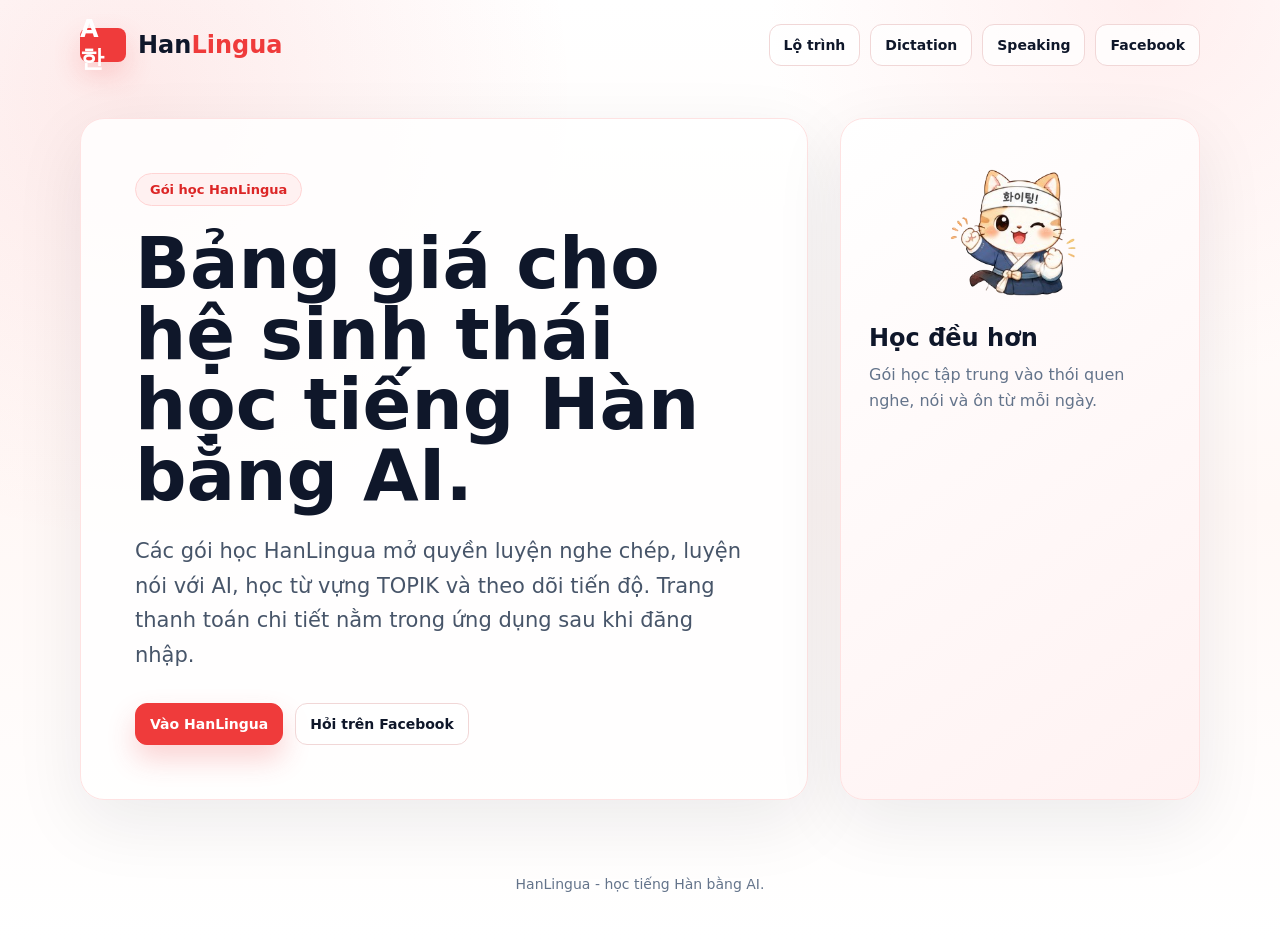
<file: frontend/bang-gia/index.html>
<!DOCTYPE html>
<html lang="vi">
<head>
  <meta charset="UTF-8">
  <meta name="viewport" content="width=device-width, initial-scale=1.0">
  <title>Bảng giá HanLingua - Gói học tiếng Hàn bằng AI</title>
  <meta name="description" content="Xem gói học HanLingua cho luyện nghe chép Dictation, AI Speaking, Forecast TOPIK và theo dõi tiến độ học tiếng Hàn.">
  <meta name="robots" content="index,follow,max-image-preview:large">
  <link rel="canonical" href="https://han-lingua.vercel.app/bang-gia">
  <meta property="og:title" content="Bảng giá HanLingua - Gói học tiếng Hàn bằng AI">
  <meta property="og:description" content="Chọn gói học phù hợp để luyện nghe, luyện nói và ôn từ vựng TOPIK trên HanLingua.">
  <meta property="og:url" content="https://han-lingua.vercel.app/bang-gia">
  <meta property="og:image" content="https://han-lingua.vercel.app/assets/img_10.png">
  <link rel="stylesheet" href="../css/seo-pages.css">
</head>
<body>
  <header class="seo-shell seo-header">
    <a class="seo-brand" href="/"><span class="seo-logo">A 한</span><span>Han<span>Lingua</span></span></a>
    <nav class="seo-nav"><a href="/hoc-tieng-han">Lộ trình</a><a href="/nghe-chep-tieng-han">Dictation</a><a href="/luyen-noi-tieng-han-ai">Speaking</a><a href="https://www.facebook.com/hanlingua" rel="me noopener">Facebook</a></nav>
  </header>
  <main class="seo-shell">
    <section class="seo-hero">
      <div class="seo-hero-card">
        <div class="seo-kicker">Gói học HanLingua</div>
        <h1>Bảng giá cho hệ sinh thái học tiếng Hàn bằng AI.</h1>
        <p class="seo-lead">Các gói học HanLingua mở quyền luyện nghe chép, luyện nói với AI, học từ vựng TOPIK và theo dõi tiến độ. Trang thanh toán chi tiết nằm trong ứng dụng sau khi đăng nhập.</p>
        <div class="seo-actions"><a class="seo-btn seo-btn-primary" href="/?utm_source=seo_page&utm_medium=cta&utm_campaign=pricing">Vào HanLingua</a><a class="seo-btn" href="https://www.facebook.com/hanlingua" rel="noopener">Hỏi trên Facebook</a></div>
      </div>
      <aside class="seo-side-card"><img src="../assets/img_10.png" alt="Bảng giá HanLingua"><h2>Học đều hơn</h2><p>Gói học tập trung vào thói quen nghe, nói và ôn từ mỗi ngày.</p></aside>
    </section>
  </main>
  <footer class="seo-shell seo-footer">HanLingua - học tiếng Hàn bằng AI.</footer>
</body>
</html>
</file>
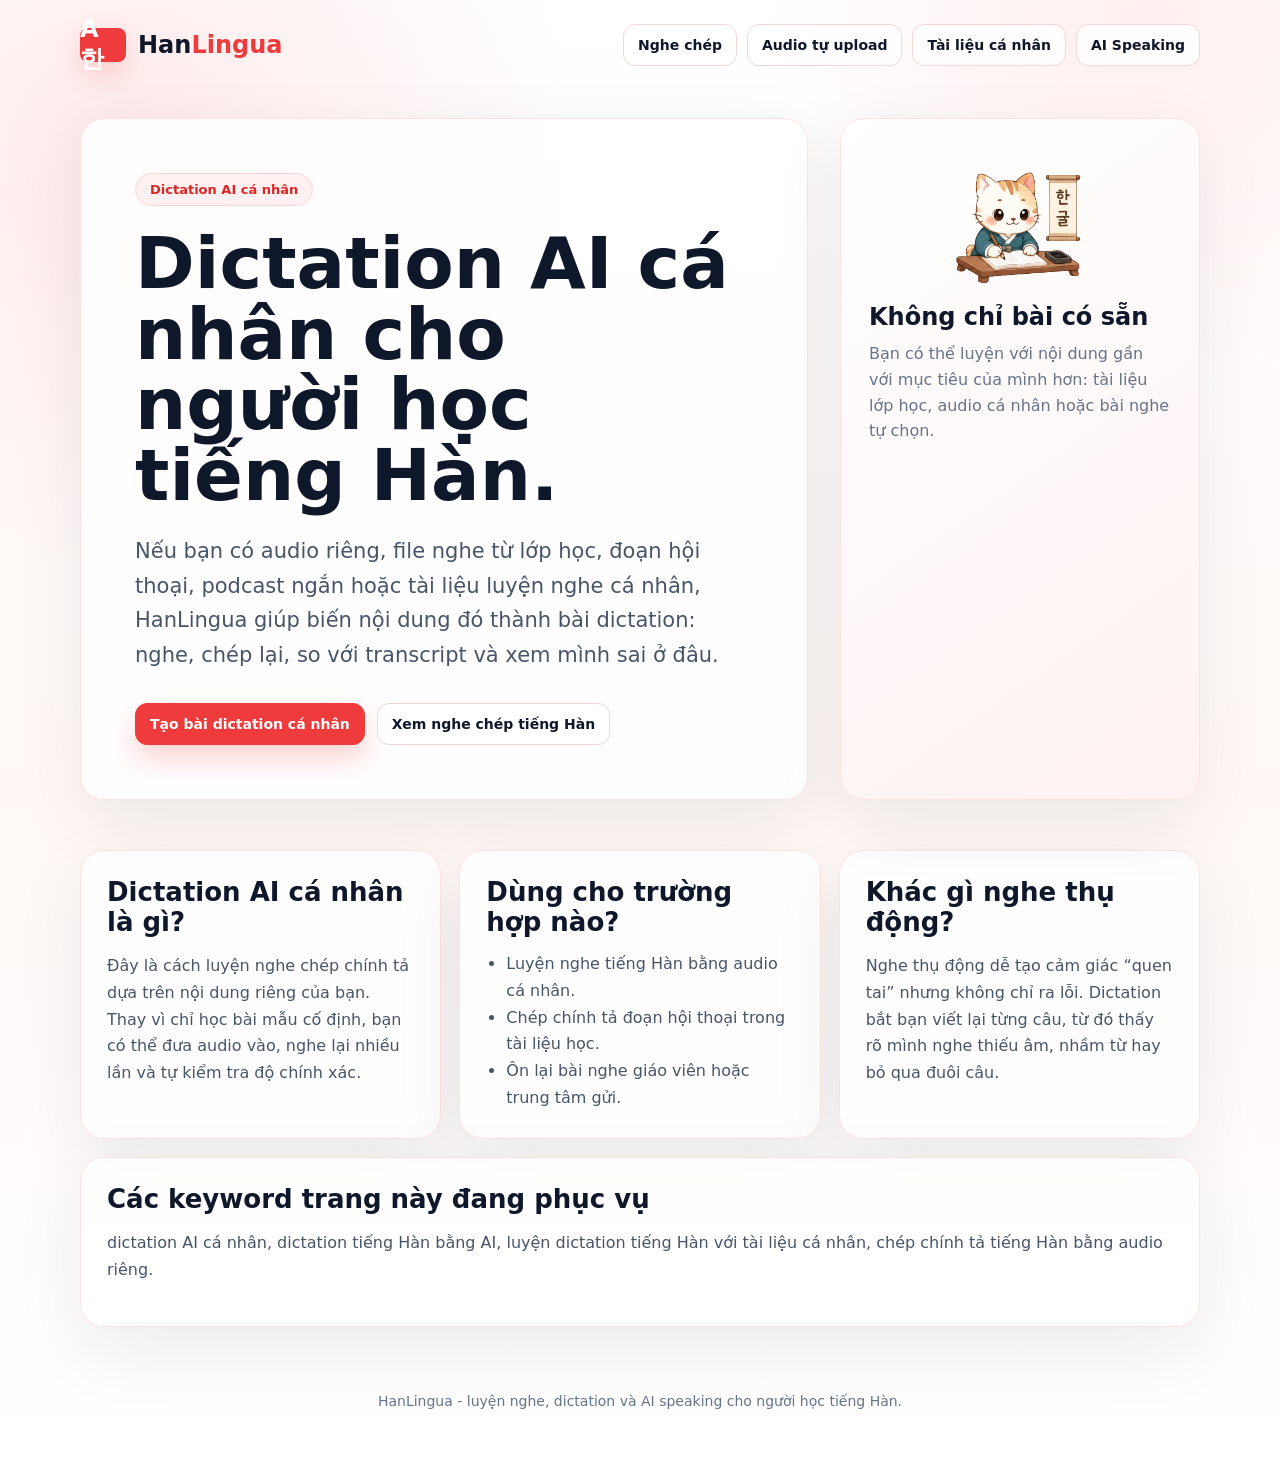
<file: frontend/dictation-ai-ca-nhan/index.html>
<!DOCTYPE html>
<html lang="vi">
<head>
  <meta charset="UTF-8">
  <meta name="viewport" content="width=device-width, initial-scale=1.0">
  <title>Dictation AI cá nhân cho tiếng Hàn - HanLingua</title>
  <meta name="description" content="Dictation AI cá nhân giúp bạn luyện nghe tiếng Hàn bằng audio của mình, chép lại nội dung nghe được, so với transcript và xem lỗi sai rõ ràng.">
  <meta name="robots" content="index,follow,max-image-preview:large">
  <link rel="canonical" href="https://han-lingua.vercel.app/dictation-ai-ca-nhan">
  <meta property="og:title" content="Dictation AI cá nhân cho tiếng Hàn - HanLingua">
  <meta property="og:description" content="Tạo bài nghe chép chính tả từ audio cá nhân, tài liệu tự upload hoặc bài luyện nghe riêng.">
  <meta property="og:url" content="https://han-lingua.vercel.app/dictation-ai-ca-nhan">
  <meta property="og:image" content="https://han-lingua.vercel.app/assets/img_12.png">
  <link rel="stylesheet" href="../css/seo-pages.css">
</head>
<body>
  <header class="seo-shell seo-header">
    <a class="seo-brand" href="/"><span class="seo-logo">A 한</span><span>Han<span>Lingua</span></span></a>
    <nav class="seo-nav">
      <a href="/nghe-chep-tieng-han">Nghe chép</a>
      <a href="/nghe-chep-chinh-ta-audio-tu-upload">Audio tự upload</a>
      <a href="/luyen-nghe-tai-lieu-ca-nhan">Tài liệu cá nhân</a>
      <a href="/luyen-noi-tieng-han-ai">AI Speaking</a>
    </nav>
  </header>

  <main class="seo-shell">
    <section class="seo-hero">
      <div class="seo-hero-card">
        <div class="seo-kicker">Dictation AI cá nhân</div>
        <h1>Dictation AI cá nhân cho người học tiếng Hàn.</h1>
        <p class="seo-lead">Nếu bạn có audio riêng, file nghe từ lớp học, đoạn hội thoại, podcast ngắn hoặc tài liệu luyện nghe cá nhân, HanLingua giúp biến nội dung đó thành bài dictation: nghe, chép lại, so với transcript và xem mình sai ở đâu.</p>
        <div class="seo-actions">
          <a class="seo-btn seo-btn-primary" href="/dictation?utm_source=seo_page&utm_medium=cta&utm_campaign=dictation_ai_ca_nhan">Tạo bài dictation cá nhân</a>
          <a class="seo-btn" href="/nghe-chep-tieng-han">Xem nghe chép tiếng Hàn</a>
        </div>
      </div>
      <aside class="seo-side-card">
        <img src="../assets/img_12.png" alt="Dictation AI cá nhân tiếng Hàn">
        <h2>Không chỉ bài có sẵn</h2>
        <p>Bạn có thể luyện với nội dung gần với mục tiêu của mình hơn: tài liệu lớp học, audio cá nhân hoặc bài nghe tự chọn.</p>
      </aside>
    </section>

    <section class="seo-grid">
      <article class="seo-section">
        <h2>Dictation AI cá nhân là gì?</h2>
        <p>Đây là cách luyện nghe chép chính tả dựa trên nội dung riêng của bạn. Thay vì chỉ học bài mẫu cố định, bạn có thể đưa audio vào, nghe lại nhiều lần và tự kiểm tra độ chính xác.</p>
      </article>
      <article class="seo-section">
        <h2>Dùng cho trường hợp nào?</h2>
        <ul>
          <li>Luyện nghe tiếng Hàn bằng audio cá nhân.</li>
          <li>Chép chính tả đoạn hội thoại trong tài liệu học.</li>
          <li>Ôn lại bài nghe giáo viên hoặc trung tâm gửi.</li>
        </ul>
      </article>
      <article class="seo-section">
        <h2>Khác gì nghe thụ động?</h2>
        <p>Nghe thụ động dễ tạo cảm giác “quen tai” nhưng không chỉ ra lỗi. Dictation bắt bạn viết lại từng câu, từ đó thấy rõ mình nghe thiếu âm, nhầm từ hay bỏ qua đuôi câu.</p>
      </article>
      <article class="seo-section seo-wide">
        <h2>Các keyword trang này đang phục vụ</h2>
        <p>dictation AI cá nhân, dictation tiếng Hàn bằng AI, luyện dictation tiếng Hàn với tài liệu cá nhân, chép chính tả tiếng Hàn bằng audio riêng.</p>
      </article>
    </section>
  </main>

  <footer class="seo-shell seo-footer">HanLingua - luyện nghe, dictation và AI speaking cho người học tiếng Hàn.</footer>
</body>
</html>
</file>
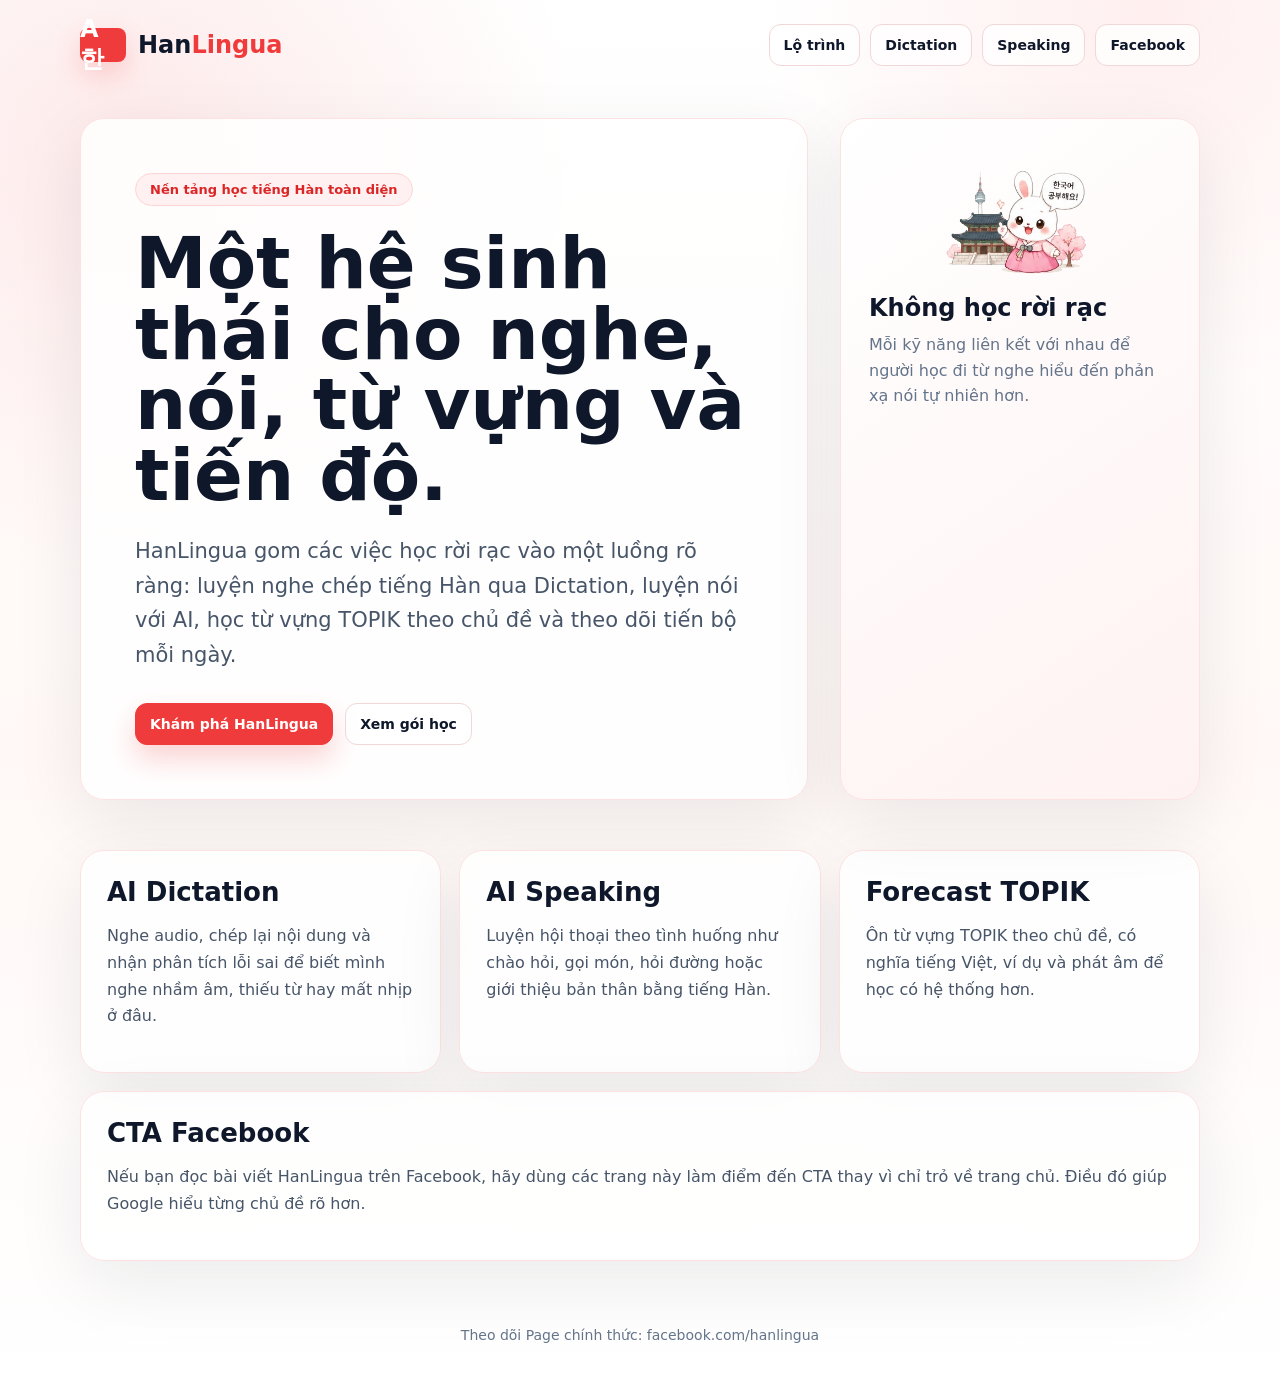
<file: frontend/he-sinh-thai-hoc-tieng-han/index.html>
<!DOCTYPE html>
<html lang="vi">
<head>
  <meta charset="UTF-8">
  <meta name="viewport" content="width=device-width, initial-scale=1.0">
  <title>Hệ sinh thái học tiếng Hàn toàn diện - HanLingua</title>
  <meta name="description" content="HanLingua là hệ sinh thái học tiếng Hàn toàn diện với AI Dictation, AI Speaking, Forecast TOPIK, playlist học tập và theo dõi tiến độ mỗi ngày.">
  <meta name="robots" content="index,follow,max-image-preview:large">
  <link rel="canonical" href="https://han-lingua.vercel.app/he-sinh-thai-hoc-tieng-han">
  <meta property="og:title" content="Hệ sinh thái học tiếng Hàn toàn diện - HanLingua">
  <meta property="og:description" content="Một nơi để luyện nghe, luyện nói, học từ TOPIK và theo dõi tiến độ học tiếng Hàn.">
  <meta property="og:url" content="https://han-lingua.vercel.app/he-sinh-thai-hoc-tieng-han">
  <meta property="og:image" content="https://han-lingua.vercel.app/assets/img_11.png">
  <link rel="stylesheet" href="../css/seo-pages.css">
</head>
<body>
  <header class="seo-shell seo-header">
    <a class="seo-brand" href="/"><span class="seo-logo">A 한</span><span>Han<span>Lingua</span></span></a>
    <nav class="seo-nav">
      <a href="/hoc-tieng-han">Lộ trình</a>
      <a href="/nghe-chep-tieng-han">Dictation</a>
      <a href="/luyen-noi-tieng-han-ai">Speaking</a>
      <a href="https://www.facebook.com/hanlingua" rel="me noopener">Facebook</a>
    </nav>
  </header>
  <main class="seo-shell">
    <section class="seo-hero">
      <div class="seo-hero-card">
        <div class="seo-kicker">Nền tảng học tiếng Hàn toàn diện</div>
        <h1>Một hệ sinh thái cho nghe, nói, từ vựng và tiến độ.</h1>
        <p class="seo-lead">HanLingua gom các việc học rời rạc vào một luồng rõ ràng: luyện nghe chép tiếng Hàn qua Dictation, luyện nói với AI, học từ vựng TOPIK theo chủ đề và theo dõi tiến bộ mỗi ngày.</p>
        <div class="seo-actions">
          <a class="seo-btn seo-btn-primary" href="/?utm_source=seo_page&utm_medium=cta&utm_campaign=ecosystem">Khám phá HanLingua</a>
          <a class="seo-btn" href="/bang-gia">Xem gói học</a>
        </div>
      </div>
      <aside class="seo-side-card">
        <img src="../assets/img_11.png" alt="Hệ sinh thái học tiếng Hàn HanLingua">
        <h2>Không học rời rạc</h2>
        <p>Mỗi kỹ năng liên kết với nhau để người học đi từ nghe hiểu đến phản xạ nói tự nhiên hơn.</p>
      </aside>
    </section>
    <section class="seo-grid">
      <article class="seo-section"><h2>AI Dictation</h2><p>Nghe audio, chép lại nội dung và nhận phân tích lỗi sai để biết mình nghe nhầm âm, thiếu từ hay mất nhịp ở đâu.</p></article>
      <article class="seo-section"><h2>AI Speaking</h2><p>Luyện hội thoại theo tình huống như chào hỏi, gọi món, hỏi đường hoặc giới thiệu bản thân bằng tiếng Hàn.</p></article>
      <article class="seo-section"><h2>Forecast TOPIK</h2><p>Ôn từ vựng TOPIK theo chủ đề, có nghĩa tiếng Việt, ví dụ và phát âm để học có hệ thống hơn.</p></article>
      <article class="seo-section seo-wide"><h2>CTA Facebook</h2><p>Nếu bạn đọc bài viết HanLingua trên Facebook, hãy dùng các trang này làm điểm đến CTA thay vì chỉ trỏ về trang chủ. Điều đó giúp Google hiểu từng chủ đề rõ hơn.</p></article>
    </section>
  </main>
  <footer class="seo-shell seo-footer">Theo dõi Page chính thức: facebook.com/hanlingua</footer>
</body>
</html>
</file>
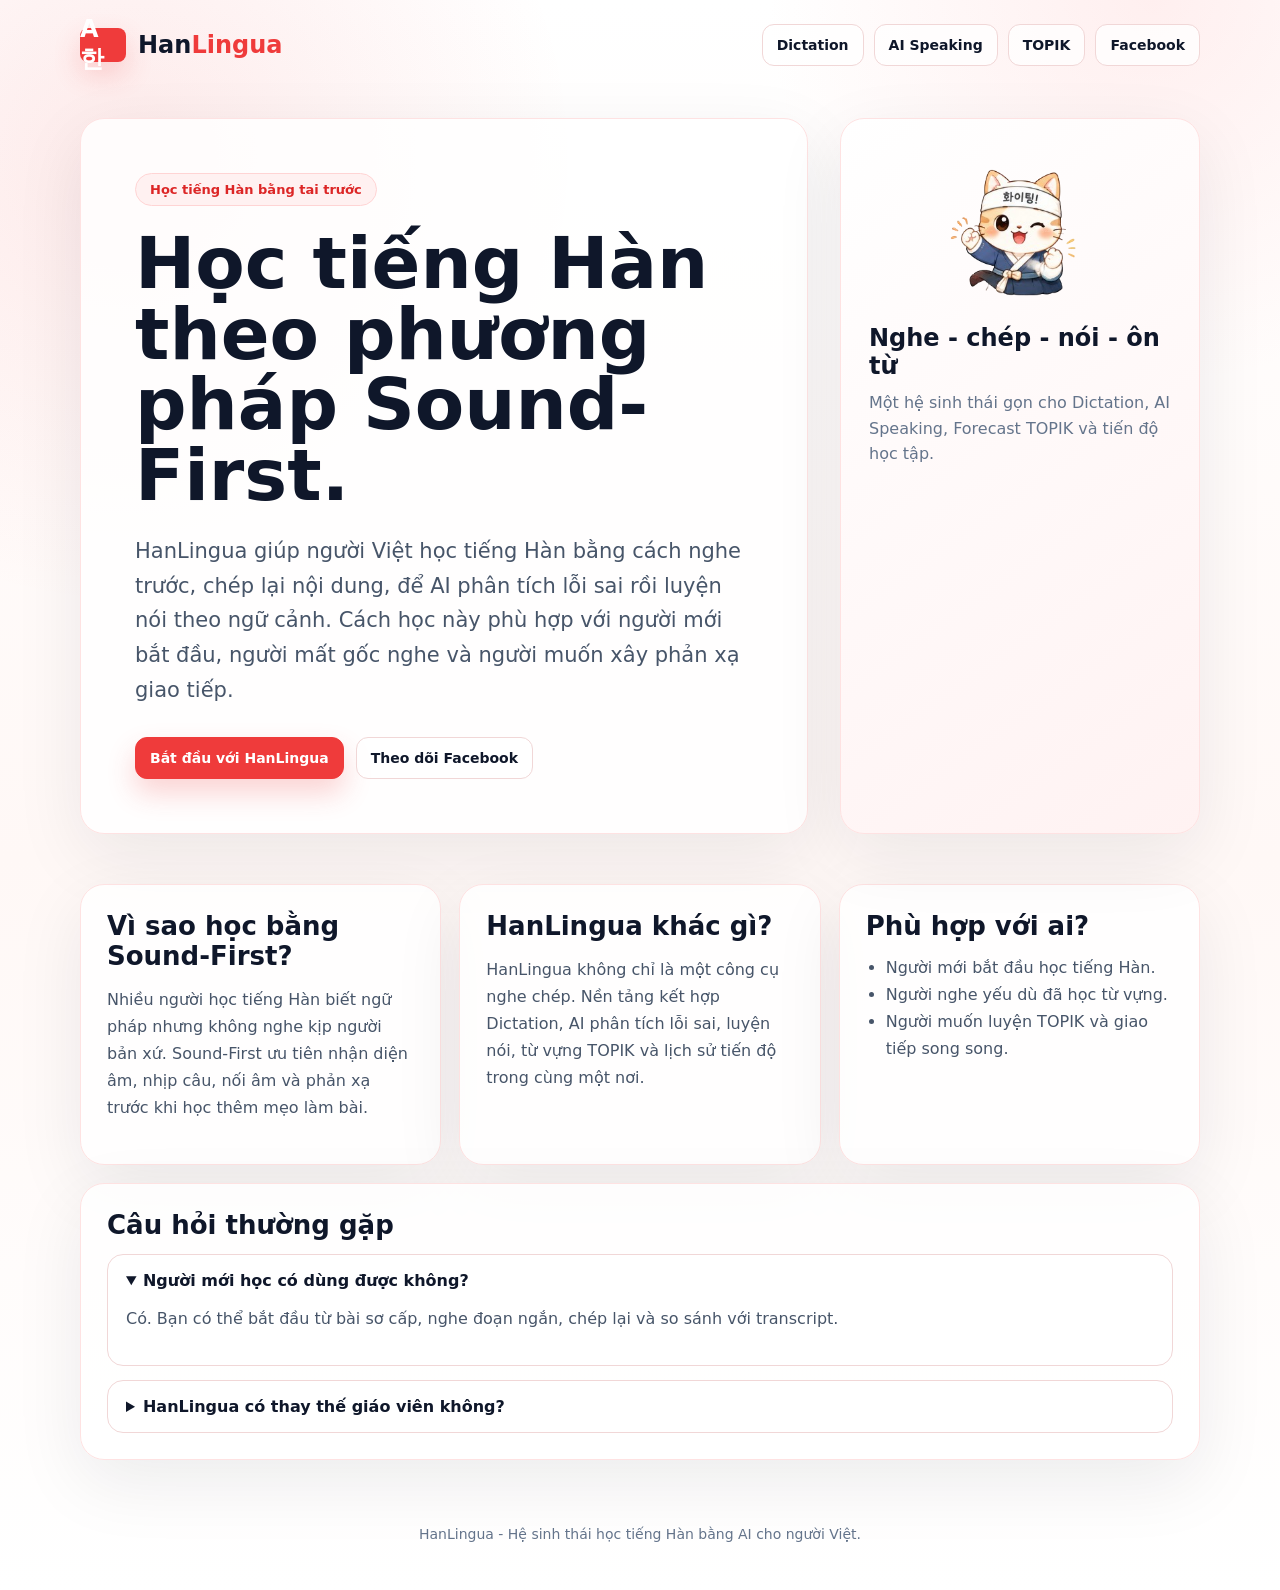
<file: frontend/hoc-tieng-han/index.html>
<!DOCTYPE html>
<html lang="vi">
<head>
  <meta charset="UTF-8">
  <meta name="viewport" content="width=device-width, initial-scale=1.0">
  <title>Học tiếng Hàn theo phương pháp Sound-First - HanLingua</title>
  <meta name="description" content="Học tiếng Hàn với HanLingua theo phương pháp Sound-First: nghe trước, chép lại, AI phân tích lỗi sai, luyện nói và ôn từ vựng TOPIK mỗi ngày.">
  <meta name="robots" content="index,follow,max-image-preview:large">
  <link rel="canonical" href="https://han-lingua.vercel.app/hoc-tieng-han">
  <meta property="og:title" content="Học tiếng Hàn theo phương pháp Sound-First - HanLingua">
  <meta property="og:description" content="Một lộ trình học tiếng Hàn cho người Việt: Dictation, AI Speaking, Forecast TOPIK và theo dõi tiến độ.">
  <meta property="og:url" content="https://han-lingua.vercel.app/hoc-tieng-han">
  <meta property="og:image" content="https://han-lingua.vercel.app/assets/img_10.png">
  <link rel="stylesheet" href="../css/seo-pages.css">
</head>
<body>
  <header class="seo-shell seo-header">
    <a class="seo-brand" href="/"><span class="seo-logo">A 한</span><span>Han<span>Lingua</span></span></a>
    <nav class="seo-nav">
      <a href="/nghe-chep-tieng-han">Dictation</a>
      <a href="/luyen-noi-tieng-han-ai">AI Speaking</a>
      <a href="/tu-vung-topik">TOPIK</a>
      <a href="https://www.facebook.com/hanlingua" rel="me noopener">Facebook</a>
    </nav>
  </header>

  <main class="seo-shell">
    <section class="seo-hero">
      <div class="seo-hero-card">
        <div class="seo-kicker">Học tiếng Hàn bằng tai trước</div>
        <h1>Học tiếng Hàn theo phương pháp Sound-First.</h1>
        <p class="seo-lead">HanLingua giúp người Việt học tiếng Hàn bằng cách nghe trước, chép lại nội dung, để AI phân tích lỗi sai rồi luyện nói theo ngữ cảnh. Cách học này phù hợp với người mới bắt đầu, người mất gốc nghe và người muốn xây phản xạ giao tiếp.</p>
        <div class="seo-actions">
          <a class="seo-btn seo-btn-primary" href="/?utm_source=seo_page&utm_medium=cta&utm_campaign=hoc_tieng_han">Bắt đầu với HanLingua</a>
          <a class="seo-btn" href="https://www.facebook.com/hanlingua" rel="noopener">Theo dõi Facebook</a>
        </div>
      </div>
      <aside class="seo-side-card">
        <img src="../assets/img_10.png" alt="HanLingua học tiếng Hàn bằng AI">
        <h2>Nghe - chép - nói - ôn từ</h2>
        <p>Một hệ sinh thái gọn cho Dictation, AI Speaking, Forecast TOPIK và tiến độ học tập.</p>
      </aside>
    </section>

    <section class="seo-grid">
      <article class="seo-section">
        <h2>Vì sao học bằng Sound-First?</h2>
        <p>Nhiều người học tiếng Hàn biết ngữ pháp nhưng không nghe kịp người bản xứ. Sound-First ưu tiên nhận diện âm, nhịp câu, nối âm và phản xạ trước khi học thêm mẹo làm bài.</p>
      </article>
      <article class="seo-section">
        <h2>HanLingua khác gì?</h2>
        <p>HanLingua không chỉ là một công cụ nghe chép. Nền tảng kết hợp Dictation, AI phân tích lỗi sai, luyện nói, từ vựng TOPIK và lịch sử tiến độ trong cùng một nơi.</p>
      </article>
      <article class="seo-section">
        <h2>Phù hợp với ai?</h2>
        <ul>
          <li>Người mới bắt đầu học tiếng Hàn.</li>
          <li>Người nghe yếu dù đã học từ vựng.</li>
          <li>Người muốn luyện TOPIK và giao tiếp song song.</li>
        </ul>
      </article>
      <article class="seo-section seo-wide">
        <h2>Câu hỏi thường gặp</h2>
        <div class="seo-faq">
          <details open><summary>Người mới học có dùng được không?</summary><p>Có. Bạn có thể bắt đầu từ bài sơ cấp, nghe đoạn ngắn, chép lại và so sánh với transcript.</p></details>
          <details><summary>HanLingua có thay thế giáo viên không?</summary><p>Không. HanLingua hỗ trợ luyện nghe, luyện nói và tạo thói quen học đều. Giáo viên vẫn hữu ích cho sửa lỗi sâu và định hướng cá nhân.</p></details>
        </div>
      </article>
    </section>
  </main>

  <footer class="seo-shell seo-footer">HanLingua - Hệ sinh thái học tiếng Hàn bằng AI cho người Việt.</footer>
</body>
</html>
</file>
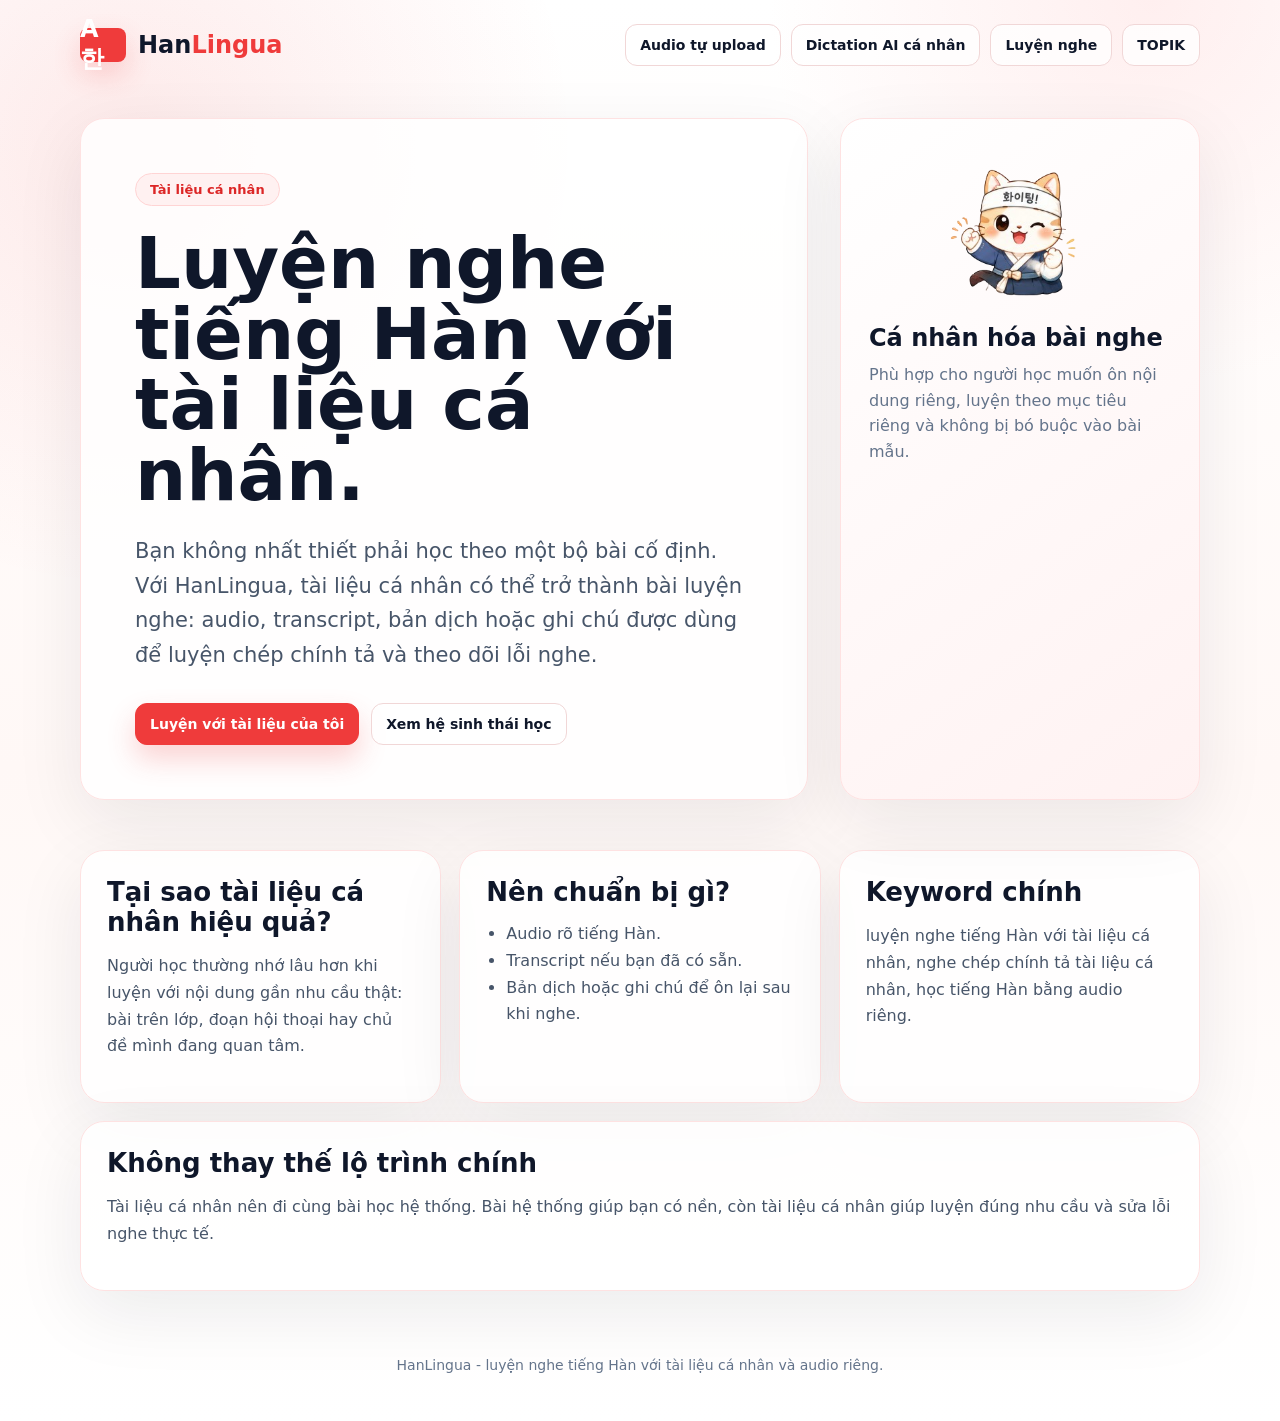
<file: frontend/luyen-nghe-tai-lieu-ca-nhan/index.html>
<!DOCTYPE html>
<html lang="vi">
<head>
  <meta charset="UTF-8">
  <meta name="viewport" content="width=device-width, initial-scale=1.0">
  <title>Luyện nghe tiếng Hàn với tài liệu cá nhân - HanLingua</title>
  <meta name="description" content="Luyện nghe tiếng Hàn với tài liệu cá nhân, audio riêng hoặc bài học tự chọn bằng phương pháp nghe chép chính tả và AI hỗ trợ kiểm tra.">
  <meta name="robots" content="index,follow,max-image-preview:large">
  <link rel="canonical" href="https://han-lingua.vercel.app/luyen-nghe-tai-lieu-ca-nhan">
  <meta property="og:title" content="Luyện nghe tiếng Hàn với tài liệu cá nhân - HanLingua">
  <meta property="og:description" content="Đưa tài liệu nghe riêng vào HanLingua để luyện nghe, chép chính tả và sửa lỗi có hệ thống.">
  <meta property="og:url" content="https://han-lingua.vercel.app/luyen-nghe-tai-lieu-ca-nhan">
  <meta property="og:image" content="https://han-lingua.vercel.app/assets/img_10.png">
  <link rel="stylesheet" href="../css/seo-pages.css">
</head>
<body>
  <header class="seo-shell seo-header">
    <a class="seo-brand" href="/"><span class="seo-logo">A 한</span><span>Han<span>Lingua</span></span></a>
    <nav class="seo-nav">
      <a href="/nghe-chep-chinh-ta-audio-tu-upload">Audio tự upload</a>
      <a href="/dictation-ai-ca-nhan">Dictation AI cá nhân</a>
      <a href="/luyen-nghe-tieng-han">Luyện nghe</a>
      <a href="/tu-vung-topik">TOPIK</a>
    </nav>
  </header>

  <main class="seo-shell">
    <section class="seo-hero">
      <div class="seo-hero-card">
        <div class="seo-kicker">Tài liệu cá nhân</div>
        <h1>Luyện nghe tiếng Hàn với tài liệu cá nhân.</h1>
        <p class="seo-lead">Bạn không nhất thiết phải học theo một bộ bài cố định. Với HanLingua, tài liệu cá nhân có thể trở thành bài luyện nghe: audio, transcript, bản dịch hoặc ghi chú được dùng để luyện chép chính tả và theo dõi lỗi nghe.</p>
        <div class="seo-actions">
          <a class="seo-btn seo-btn-primary" href="/dictation?utm_source=seo_page&utm_medium=cta&utm_campaign=tai_lieu_ca_nhan">Luyện với tài liệu của tôi</a>
          <a class="seo-btn" href="/hoc-tieng-han">Xem hệ sinh thái học</a>
        </div>
      </div>
      <aside class="seo-side-card">
        <img src="../assets/img_10.png" alt="Luyện nghe tiếng Hàn với tài liệu cá nhân">
        <h2>Cá nhân hóa bài nghe</h2>
        <p>Phù hợp cho người học muốn ôn nội dung riêng, luyện theo mục tiêu riêng và không bị bó buộc vào bài mẫu.</p>
      </aside>
    </section>

    <section class="seo-grid">
      <article class="seo-section">
        <h2>Tại sao tài liệu cá nhân hiệu quả?</h2>
        <p>Người học thường nhớ lâu hơn khi luyện với nội dung gần nhu cầu thật: bài trên lớp, đoạn hội thoại hay chủ đề mình đang quan tâm.</p>
      </article>
      <article class="seo-section">
        <h2>Nên chuẩn bị gì?</h2>
        <ul>
          <li>Audio rõ tiếng Hàn.</li>
          <li>Transcript nếu bạn đã có sẵn.</li>
          <li>Bản dịch hoặc ghi chú để ôn lại sau khi nghe.</li>
        </ul>
      </article>
      <article class="seo-section">
        <h2>Keyword chính</h2>
        <p>luyện nghe tiếng Hàn với tài liệu cá nhân, nghe chép chính tả tài liệu cá nhân, học tiếng Hàn bằng audio riêng.</p>
      </article>
      <article class="seo-section seo-wide">
        <h2>Không thay thế lộ trình chính</h2>
        <p>Tài liệu cá nhân nên đi cùng bài học hệ thống. Bài hệ thống giúp bạn có nền, còn tài liệu cá nhân giúp luyện đúng nhu cầu và sửa lỗi nghe thực tế.</p>
      </article>
    </section>
  </main>

  <footer class="seo-shell seo-footer">HanLingua - luyện nghe tiếng Hàn với tài liệu cá nhân và audio riêng.</footer>
</body>
</html>
</file>
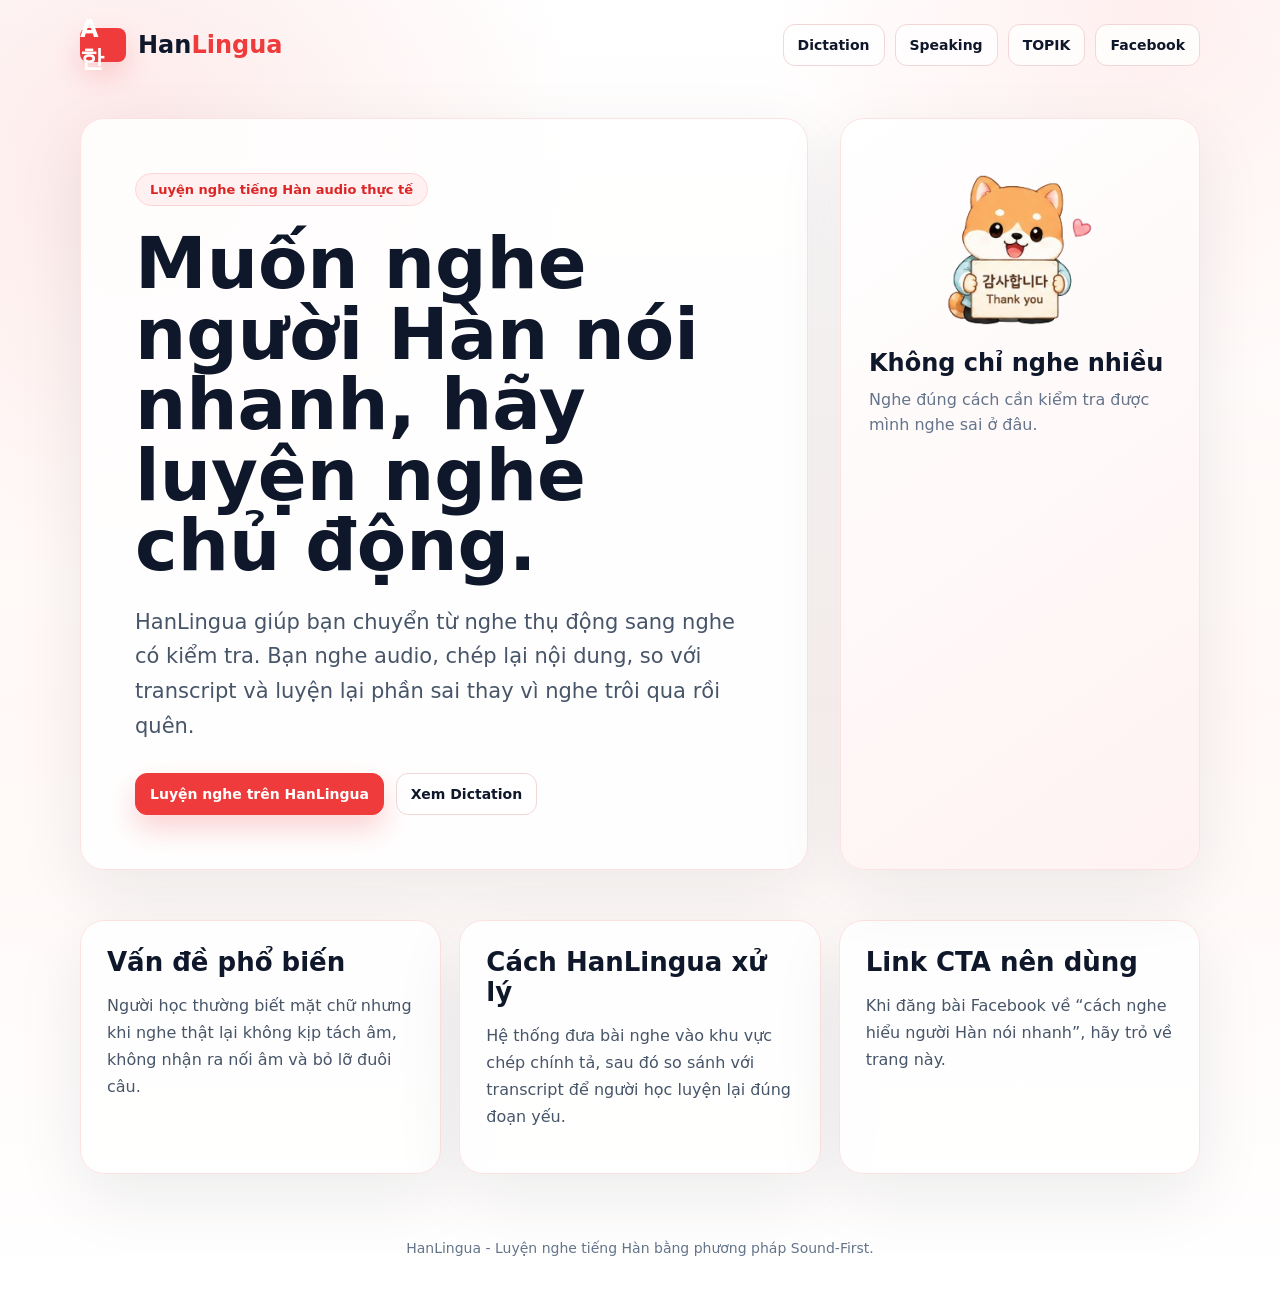
<file: frontend/luyen-nghe-tieng-han/index.html>
<!DOCTYPE html>
<html lang="vi">
<head>
  <meta charset="UTF-8">
  <meta name="viewport" content="width=device-width, initial-scale=1.0">
  <title>Luyện nghe tiếng Hàn audio thực tế - HanLingua</title>
  <meta name="description" content="Luyện nghe tiếng Hàn audio thực tế với HanLingua: nghe chủ động, chép chính tả, phát hiện lỗi sai và luyện lại để nghe hiểu người Hàn nói nhanh hơn.">
  <meta name="robots" content="index,follow,max-image-preview:large">
  <link rel="canonical" href="https://han-lingua.vercel.app/luyen-nghe-tieng-han">
  <meta property="og:title" content="Luyện nghe tiếng Hàn audio thực tế - HanLingua">
  <meta property="og:description" content="Cách luyện nghe tiếng Hàn bằng Sound-First và Dictation cho người Việt.">
  <meta property="og:url" content="https://han-lingua.vercel.app/luyen-nghe-tieng-han">
  <meta property="og:image" content="https://han-lingua.vercel.app/assets/img_9.png">
  <link rel="stylesheet" href="../css/seo-pages.css">
</head>
<body>
  <header class="seo-shell seo-header">
    <a class="seo-brand" href="/"><span class="seo-logo">A 한</span><span>Han<span>Lingua</span></span></a>
    <nav class="seo-nav"><a href="/nghe-chep-tieng-han">Dictation</a><a href="/luyen-noi-tieng-han-ai">Speaking</a><a href="/tu-vung-topik">TOPIK</a><a href="https://www.facebook.com/hanlingua" rel="me noopener">Facebook</a></nav>
  </header>
  <main class="seo-shell">
    <section class="seo-hero">
      <div class="seo-hero-card">
        <div class="seo-kicker">Luyện nghe tiếng Hàn audio thực tế</div>
        <h1>Muốn nghe người Hàn nói nhanh, hãy luyện nghe chủ động.</h1>
        <p class="seo-lead">HanLingua giúp bạn chuyển từ nghe thụ động sang nghe có kiểm tra. Bạn nghe audio, chép lại nội dung, so với transcript và luyện lại phần sai thay vì nghe trôi qua rồi quên.</p>
        <div class="seo-actions"><a class="seo-btn seo-btn-primary" href="/?utm_source=seo_page&utm_medium=cta&utm_campaign=listening">Luyện nghe trên HanLingua</a><a class="seo-btn" href="/nghe-chep-tieng-han">Xem Dictation</a></div>
      </div>
      <aside class="seo-side-card"><img src="../assets/img_9.png" alt="Luyện nghe tiếng Hàn audio thực tế"><h2>Không chỉ nghe nhiều</h2><p>Nghe đúng cách cần kiểm tra được mình nghe sai ở đâu.</p></aside>
    </section>
    <section class="seo-grid">
      <article class="seo-section"><h2>Vấn đề phổ biến</h2><p>Người học thường biết mặt chữ nhưng khi nghe thật lại không kịp tách âm, không nhận ra nối âm và bỏ lỡ đuôi câu.</p></article>
      <article class="seo-section"><h2>Cách HanLingua xử lý</h2><p>Hệ thống đưa bài nghe vào khu vực chép chính tả, sau đó so sánh với transcript để người học luyện lại đúng đoạn yếu.</p></article>
      <article class="seo-section"><h2>Link CTA nên dùng</h2><p>Khi đăng bài Facebook về “cách nghe hiểu người Hàn nói nhanh”, hãy trỏ về trang này.</p></article>
    </section>
  </main>
  <footer class="seo-shell seo-footer">HanLingua - Luyện nghe tiếng Hàn bằng phương pháp Sound-First.</footer>
</body>
</html>
</file>
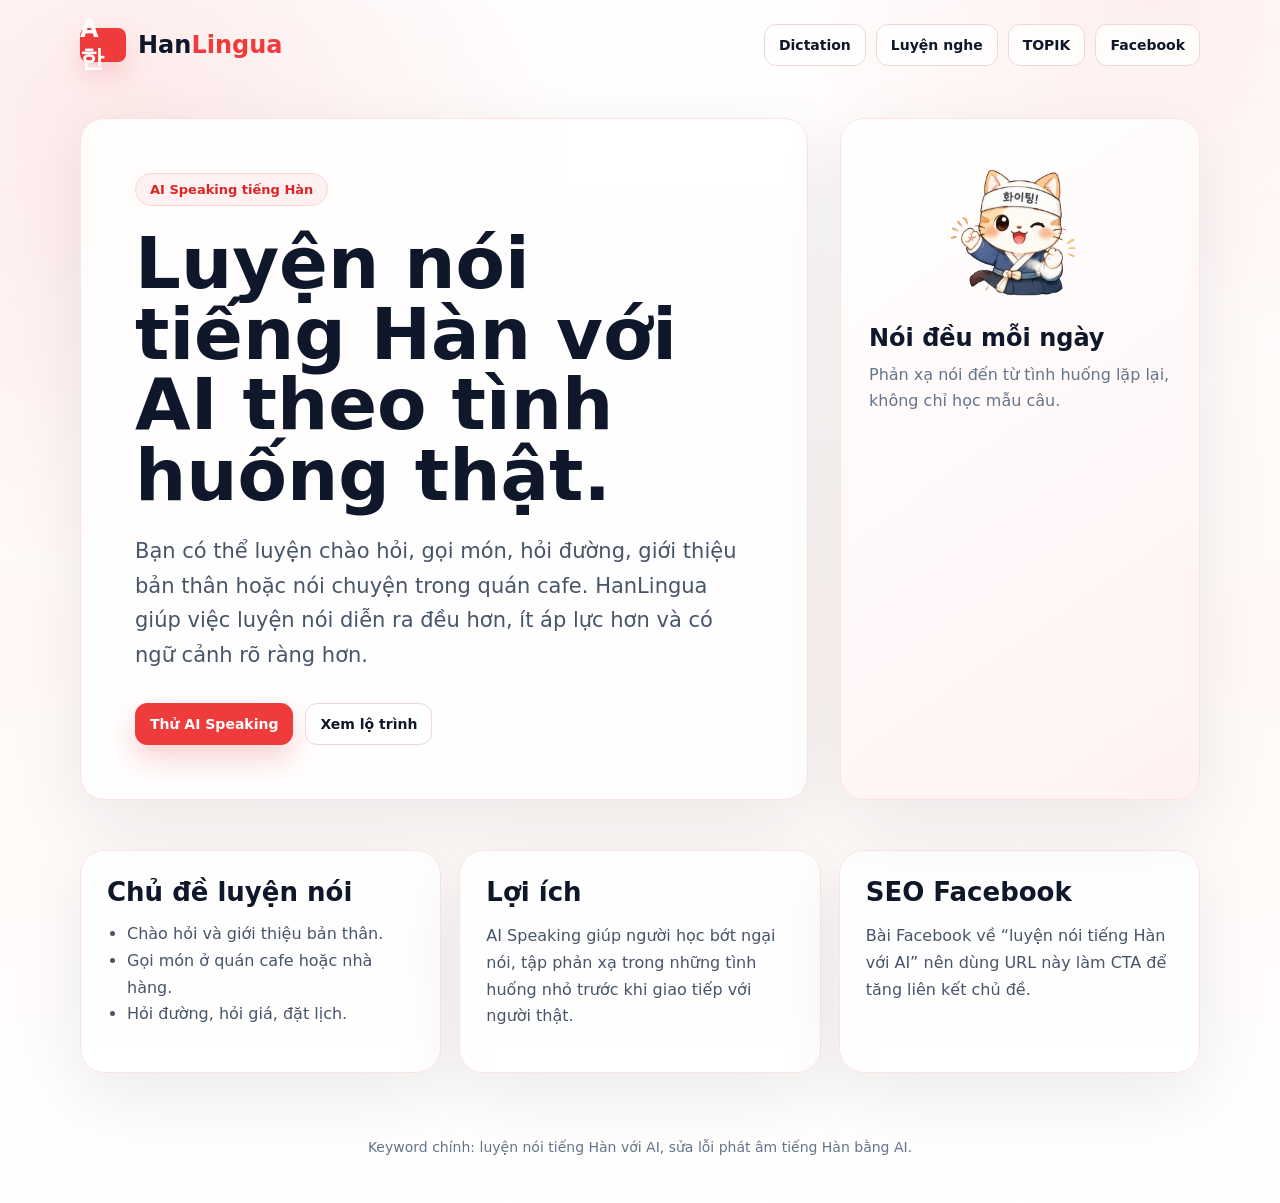
<file: frontend/luyen-noi-tieng-han-ai/index.html>
<!DOCTYPE html>
<html lang="vi">
<head>
  <meta charset="UTF-8">
  <meta name="viewport" content="width=device-width, initial-scale=1.0">
  <title>Luyện nói tiếng Hàn với AI - HanLingua</title>
  <meta name="description" content="Luyện nói tiếng Hàn với AI trên HanLingua qua các tình huống chào hỏi, gọi món, hỏi đường và hội thoại thực tế để tăng phản xạ giao tiếp.">
  <meta name="robots" content="index,follow,max-image-preview:large">
  <link rel="canonical" href="https://han-lingua.vercel.app/luyen-noi-tieng-han-ai">
  <meta property="og:title" content="Luyện nói tiếng Hàn với AI - HanLingua">
  <meta property="og:description" content="AI Speaking giúp bạn luyện hội thoại tiếng Hàn theo tình huống, không cần chờ có bạn học cùng.">
  <meta property="og:url" content="https://han-lingua.vercel.app/luyen-noi-tieng-han-ai">
  <meta property="og:image" content="https://han-lingua.vercel.app/assets/img_10.png">
  <link rel="stylesheet" href="../css/seo-pages.css">
</head>
<body>
  <header class="seo-shell seo-header">
    <a class="seo-brand" href="/"><span class="seo-logo">A 한</span><span>Han<span>Lingua</span></span></a>
    <nav class="seo-nav"><a href="/nghe-chep-tieng-han">Dictation</a><a href="/luyen-nghe-tieng-han">Luyện nghe</a><a href="/tu-vung-topik">TOPIK</a><a href="https://www.facebook.com/hanlingua" rel="me noopener">Facebook</a></nav>
  </header>
  <main class="seo-shell">
    <section class="seo-hero">
      <div class="seo-hero-card">
        <div class="seo-kicker">AI Speaking tiếng Hàn</div>
        <h1>Luyện nói tiếng Hàn với AI theo tình huống thật.</h1>
        <p class="seo-lead">Bạn có thể luyện chào hỏi, gọi món, hỏi đường, giới thiệu bản thân hoặc nói chuyện trong quán cafe. HanLingua giúp việc luyện nói diễn ra đều hơn, ít áp lực hơn và có ngữ cảnh rõ ràng hơn.</p>
        <div class="seo-actions"><a class="seo-btn seo-btn-primary" href="/?utm_source=seo_page&utm_medium=cta&utm_campaign=speaking_ai">Thử AI Speaking</a><a class="seo-btn" href="/hoc-tieng-han">Xem lộ trình</a></div>
      </div>
      <aside class="seo-side-card"><img src="../assets/img_10.png" alt="Luyện nói tiếng Hàn với AI"><h2>Nói đều mỗi ngày</h2><p>Phản xạ nói đến từ tình huống lặp lại, không chỉ học mẫu câu.</p></aside>
    </section>
    <section class="seo-grid">
      <article class="seo-section"><h2>Chủ đề luyện nói</h2><ul><li>Chào hỏi và giới thiệu bản thân.</li><li>Gọi món ở quán cafe hoặc nhà hàng.</li><li>Hỏi đường, hỏi giá, đặt lịch.</li></ul></article>
      <article class="seo-section"><h2>Lợi ích</h2><p>AI Speaking giúp người học bớt ngại nói, tập phản xạ trong những tình huống nhỏ trước khi giao tiếp với người thật.</p></article>
      <article class="seo-section"><h2>SEO Facebook</h2><p>Bài Facebook về “luyện nói tiếng Hàn với AI” nên dùng URL này làm CTA để tăng liên kết chủ đề.</p></article>
    </section>
  </main>
  <footer class="seo-shell seo-footer">Keyword chính: luyện nói tiếng Hàn với AI, sửa lỗi phát âm tiếng Hàn bằng AI.</footer>
</body>
</html>
</file>
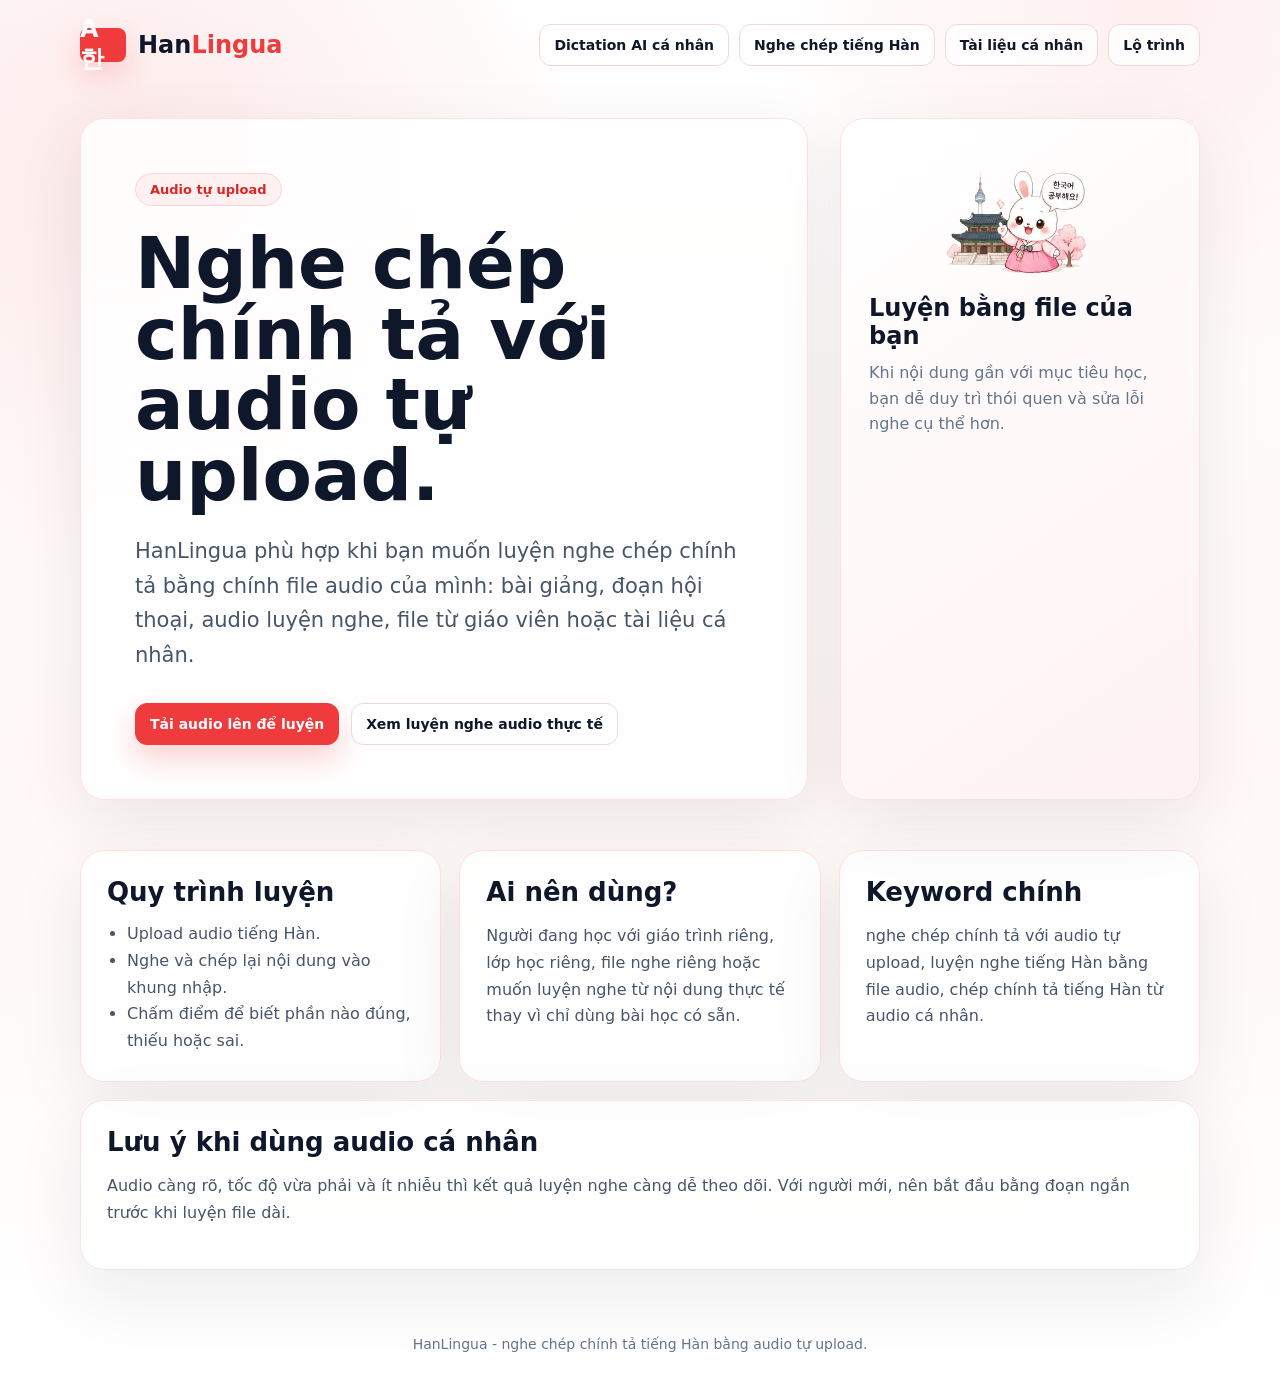
<file: frontend/nghe-chep-chinh-ta-audio-tu-upload/index.html>
<!DOCTYPE html>
<html lang="vi">
<head>
  <meta charset="UTF-8">
  <meta name="viewport" content="width=device-width, initial-scale=1.0">
  <title>Nghe chép chính tả với audio tự upload - HanLingua</title>
  <meta name="description" content="Luyện nghe chép chính tả tiếng Hàn với audio tự upload: tải file nghe lên, chép lại nội dung, so sánh với transcript và cải thiện kỹ năng nghe.">
  <meta name="robots" content="index,follow,max-image-preview:large">
  <link rel="canonical" href="https://han-lingua.vercel.app/nghe-chep-chinh-ta-audio-tu-upload">
  <meta property="og:title" content="Nghe chép chính tả với audio tự upload - HanLingua">
  <meta property="og:description" content="Tự tạo bài nghe chép từ audio của bạn thay vì chỉ luyện bài mẫu cố định.">
  <meta property="og:url" content="https://han-lingua.vercel.app/nghe-chep-chinh-ta-audio-tu-upload">
  <meta property="og:image" content="https://han-lingua.vercel.app/assets/img_11.png">
  <link rel="stylesheet" href="../css/seo-pages.css">
</head>
<body>
  <header class="seo-shell seo-header">
    <a class="seo-brand" href="/"><span class="seo-logo">A 한</span><span>Han<span>Lingua</span></span></a>
    <nav class="seo-nav">
      <a href="/dictation-ai-ca-nhan">Dictation AI cá nhân</a>
      <a href="/nghe-chep-tieng-han">Nghe chép tiếng Hàn</a>
      <a href="/luyen-nghe-tai-lieu-ca-nhan">Tài liệu cá nhân</a>
      <a href="/hoc-tieng-han">Lộ trình</a>
    </nav>
  </header>

  <main class="seo-shell">
    <section class="seo-hero">
      <div class="seo-hero-card">
        <div class="seo-kicker">Audio tự upload</div>
        <h1>Nghe chép chính tả với audio tự upload.</h1>
        <p class="seo-lead">HanLingua phù hợp khi bạn muốn luyện nghe chép chính tả bằng chính file audio của mình: bài giảng, đoạn hội thoại, audio luyện nghe, file từ giáo viên hoặc tài liệu cá nhân.</p>
        <div class="seo-actions">
          <a class="seo-btn seo-btn-primary" href="/dictation?utm_source=seo_page&utm_medium=cta&utm_campaign=audio_tu_upload">Tải audio lên để luyện</a>
          <a class="seo-btn" href="/luyen-nghe-tieng-han">Xem luyện nghe audio thực tế</a>
        </div>
      </div>
      <aside class="seo-side-card">
        <img src="../assets/img_11.png" alt="Nghe chép chính tả audio tự upload">
        <h2>Luyện bằng file của bạn</h2>
        <p>Khi nội dung gần với mục tiêu học, bạn dễ duy trì thói quen và sửa lỗi nghe cụ thể hơn.</p>
      </aside>
    </section>

    <section class="seo-grid">
      <article class="seo-section">
        <h2>Quy trình luyện</h2>
        <ul>
          <li>Upload audio tiếng Hàn.</li>
          <li>Nghe và chép lại nội dung vào khung nhập.</li>
          <li>Chấm điểm để biết phần nào đúng, thiếu hoặc sai.</li>
        </ul>
      </article>
      <article class="seo-section">
        <h2>Ai nên dùng?</h2>
        <p>Người đang học với giáo trình riêng, lớp học riêng, file nghe riêng hoặc muốn luyện nghe từ nội dung thực tế thay vì chỉ dùng bài học có sẵn.</p>
      </article>
      <article class="seo-section">
        <h2>Keyword chính</h2>
        <p>nghe chép chính tả với audio tự upload, luyện nghe tiếng Hàn bằng file audio, chép chính tả tiếng Hàn từ audio cá nhân.</p>
      </article>
      <article class="seo-section seo-wide">
        <h2>Lưu ý khi dùng audio cá nhân</h2>
        <p>Audio càng rõ, tốc độ vừa phải và ít nhiễu thì kết quả luyện nghe càng dễ theo dõi. Với người mới, nên bắt đầu bằng đoạn ngắn trước khi luyện file dài.</p>
      </article>
    </section>
  </main>

  <footer class="seo-shell seo-footer">HanLingua - nghe chép chính tả tiếng Hàn bằng audio tự upload.</footer>
</body>
</html>
</file>
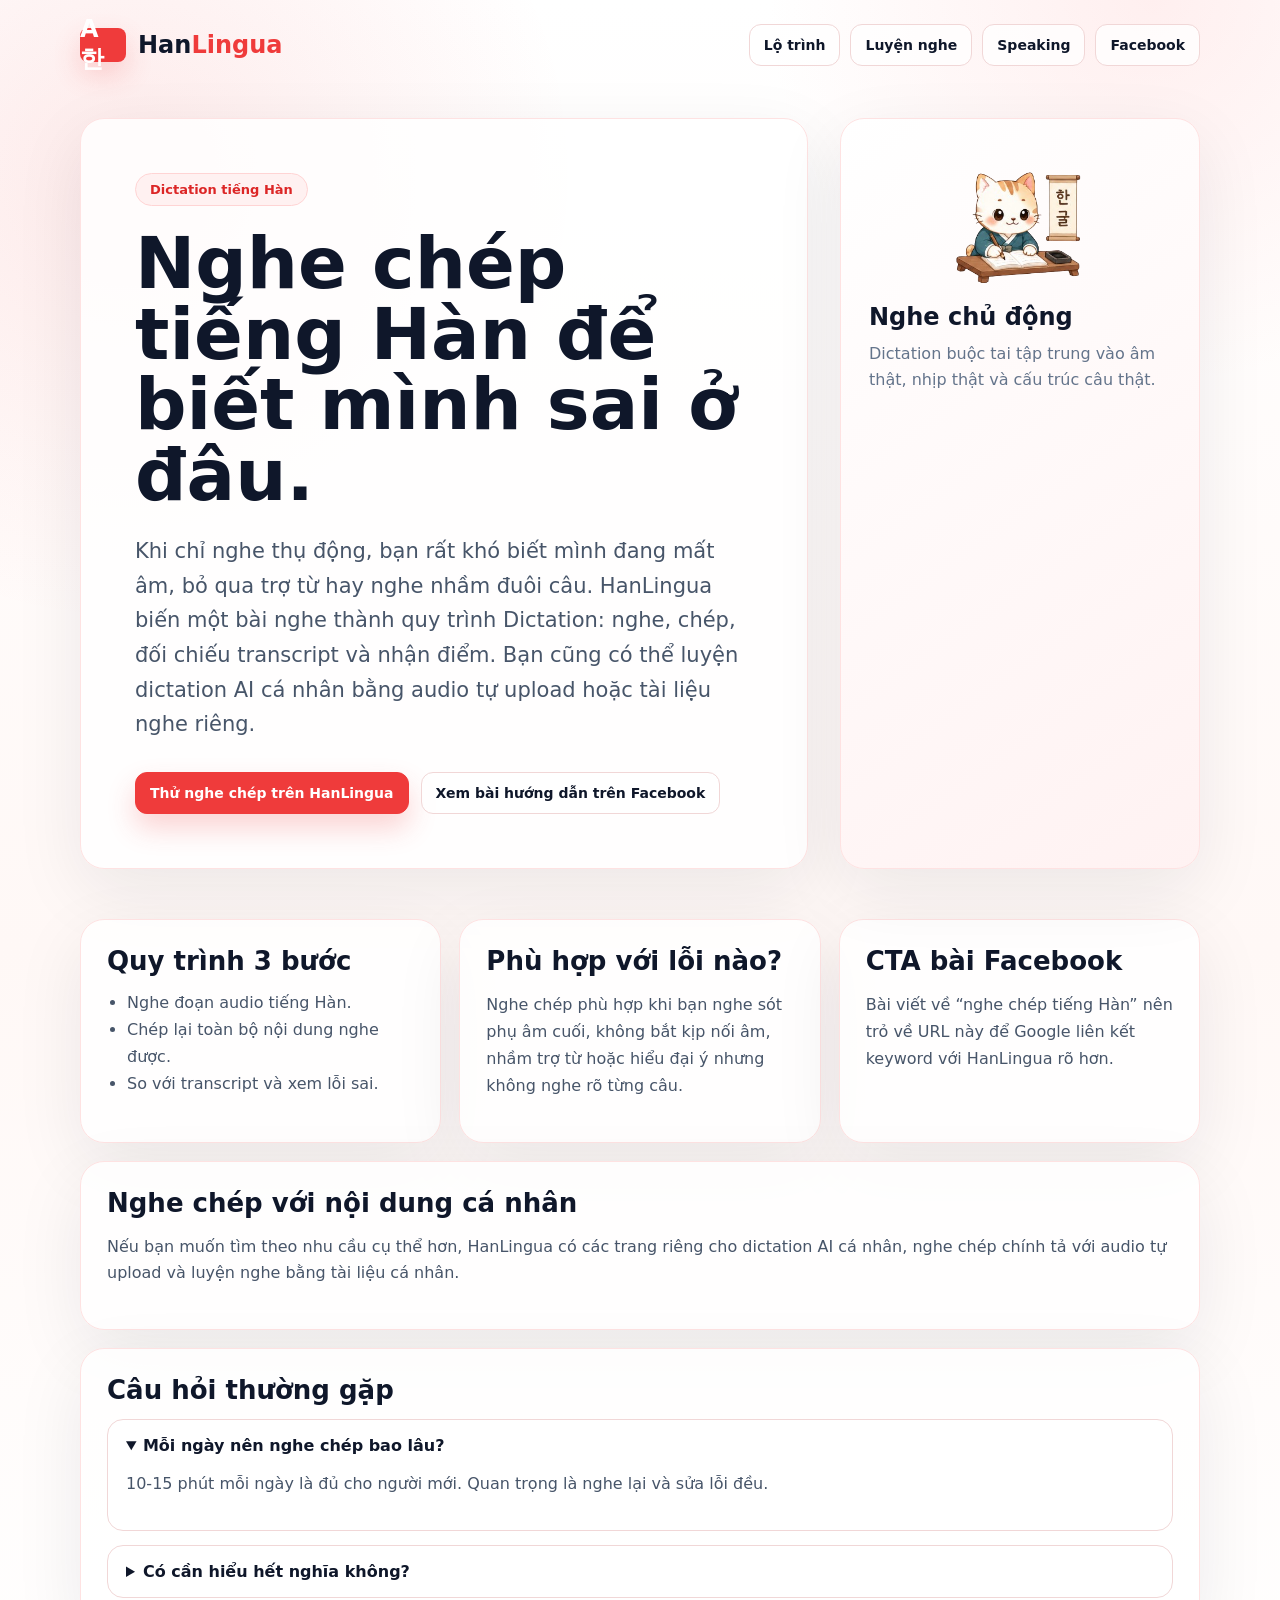
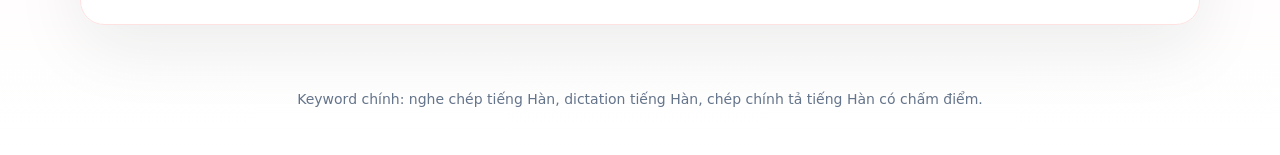
<file: frontend/nghe-chep-tieng-han/index.html>
<!DOCTYPE html>
<html lang="vi">
<head>
  <meta charset="UTF-8">
  <meta name="viewport" content="width=device-width, initial-scale=1.0">
  <title>Nghe chép tiếng Hàn có chấm điểm bằng AI - HanLingua</title>
  <meta name="description" content="Luyện nghe chép tiếng Hàn qua Dictation với HanLingua: nghe audio, gõ lại nội dung, so với transcript và nhận phân tích lỗi sai bằng AI.">
  <meta name="robots" content="index,follow,max-image-preview:large">
  <link rel="canonical" href="https://han-lingua.vercel.app/nghe-chep-tieng-han">
  <meta property="og:title" content="Nghe chép tiếng Hàn có chấm điểm bằng AI - HanLingua">
  <meta property="og:description" content="Dictation tiếng Hàn giúp bạn nghe kỹ hơn, phát hiện lỗi sai và luyện lại đúng trọng tâm.">
  <meta property="og:url" content="https://han-lingua.vercel.app/nghe-chep-tieng-han">
  <meta property="og:image" content="https://han-lingua.vercel.app/assets/img_12.png">
  <link rel="stylesheet" href="../css/seo-pages.css">
</head>
<body>
  <header class="seo-shell seo-header">
    <a class="seo-brand" href="/"><span class="seo-logo">A 한</span><span>Han<span>Lingua</span></span></a>
    <nav class="seo-nav"><a href="/hoc-tieng-han">Lộ trình</a><a href="/luyen-nghe-tieng-han">Luyện nghe</a><a href="/luyen-noi-tieng-han-ai">Speaking</a><a href="https://www.facebook.com/hanlingua" rel="me noopener">Facebook</a></nav>
  </header>
  <main class="seo-shell">
    <section class="seo-hero">
      <div class="seo-hero-card">
        <div class="seo-kicker">Dictation tiếng Hàn</div>
        <h1>Nghe chép tiếng Hàn để biết mình sai ở đâu.</h1>
        <p class="seo-lead">Khi chỉ nghe thụ động, bạn rất khó biết mình đang mất âm, bỏ qua trợ từ hay nghe nhầm đuôi câu. HanLingua biến một bài nghe thành quy trình Dictation: nghe, chép, đối chiếu transcript và nhận điểm. Bạn cũng có thể luyện dictation AI cá nhân bằng audio tự upload hoặc tài liệu nghe riêng.</p>
        <div class="seo-actions">
          <a class="seo-btn seo-btn-primary" href="/?utm_source=seo_page&utm_medium=cta&utm_campaign=dictation">Thử nghe chép trên HanLingua</a>
          <a class="seo-btn" href="https://www.facebook.com/hanlingua" rel="noopener">Xem bài hướng dẫn trên Facebook</a>
        </div>
      </div>
      <aside class="seo-side-card"><img src="../assets/img_12.png" alt="Nghe chép tiếng Hàn HanLingua"><h2>Nghe chủ động</h2><p>Dictation buộc tai tập trung vào âm thật, nhịp thật và cấu trúc câu thật.</p></aside>
    </section>
    <section class="seo-grid">
      <article class="seo-section"><h2>Quy trình 3 bước</h2><ul><li>Nghe đoạn audio tiếng Hàn.</li><li>Chép lại toàn bộ nội dung nghe được.</li><li>So với transcript và xem lỗi sai.</li></ul></article>
      <article class="seo-section"><h2>Phù hợp với lỗi nào?</h2><p>Nghe chép phù hợp khi bạn nghe sót phụ âm cuối, không bắt kịp nối âm, nhầm trợ từ hoặc hiểu đại ý nhưng không nghe rõ từng câu.</p></article>
      <article class="seo-section"><h2>CTA bài Facebook</h2><p>Bài viết về “nghe chép tiếng Hàn” nên trỏ về URL này để Google liên kết keyword với HanLingua rõ hơn.</p></article>
      <article class="seo-section seo-wide"><h2>Nghe chép với nội dung cá nhân</h2><p>Nếu bạn muốn tìm theo nhu cầu cụ thể hơn, HanLingua có các trang riêng cho <a href="/dictation-ai-ca-nhan">dictation AI cá nhân</a>, <a href="/nghe-chep-chinh-ta-audio-tu-upload">nghe chép chính tả với audio tự upload</a> và <a href="/luyen-nghe-tai-lieu-ca-nhan">luyện nghe bằng tài liệu cá nhân</a>.</p></article>
      <article class="seo-section seo-wide"><h2>Câu hỏi thường gặp</h2><div class="seo-faq"><details open><summary>Mỗi ngày nên nghe chép bao lâu?</summary><p>10-15 phút mỗi ngày là đủ cho người mới. Quan trọng là nghe lại và sửa lỗi đều.</p></details><details><summary>Có cần hiểu hết nghĩa không?</summary><p>Không cần hiểu hết ngay. Mục tiêu đầu tiên là nhận diện âm và cấu trúc câu, sau đó mới xem nghĩa.</p></details></div></article>
    </section>
  </main>
  <footer class="seo-shell seo-footer">Keyword chính: nghe chép tiếng Hàn, dictation tiếng Hàn, chép chính tả tiếng Hàn có chấm điểm.</footer>
</body>
</html>
</file>
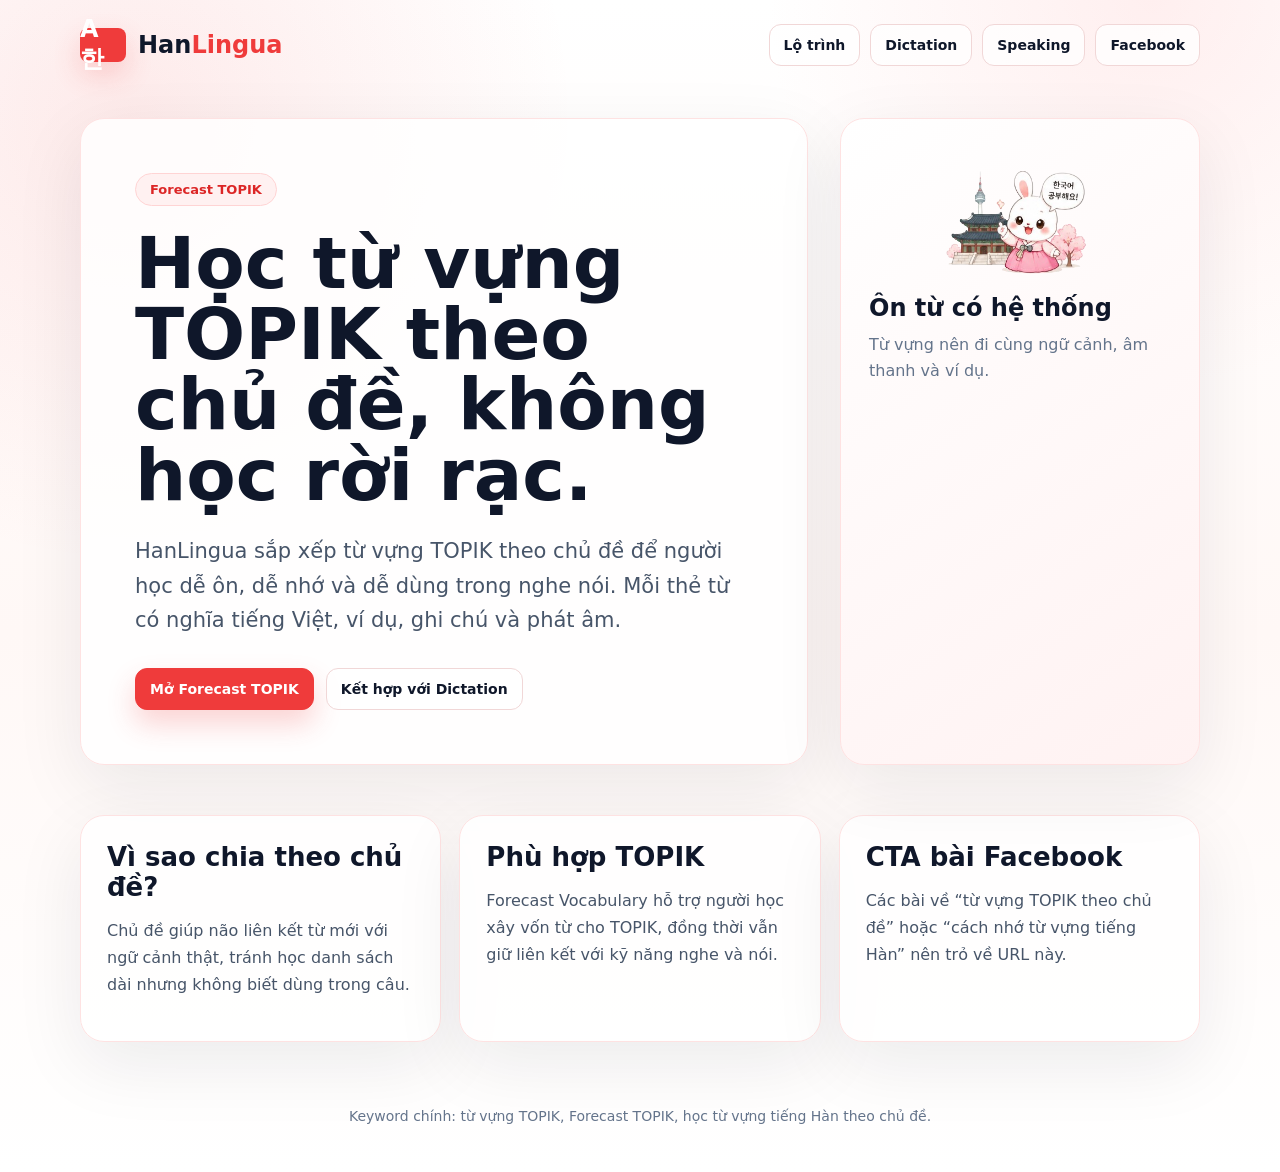
<file: frontend/tu-vung-topik/index.html>
<!DOCTYPE html>
<html lang="vi">
<head>
  <meta charset="UTF-8">
  <meta name="viewport" content="width=device-width, initial-scale=1.0">
  <title>Từ vựng TOPIK theo chủ đề - HanLingua Forecast Vocabulary</title>
  <meta name="description" content="Học từ vựng TOPIK theo chủ đề trên HanLingua với flashcard, nghĩa tiếng Việt, ví dụ, ghi chú và phát âm để ôn tập có hệ thống.">
  <meta name="robots" content="index,follow,max-image-preview:large">
  <link rel="canonical" href="https://han-lingua.vercel.app/tu-vung-topik">
  <meta property="og:title" content="Từ vựng TOPIK theo chủ đề - HanLingua">
  <meta property="og:description" content="Forecast Vocabulary giúp học từ vựng TOPIK theo chủ đề, dễ ôn và dễ gắn với nghe nói hơn.">
  <meta property="og:url" content="https://han-lingua.vercel.app/tu-vung-topik">
  <meta property="og:image" content="https://han-lingua.vercel.app/assets/img_11.png">
  <link rel="stylesheet" href="../css/seo-pages.css">
</head>
<body>
  <header class="seo-shell seo-header">
    <a class="seo-brand" href="/"><span class="seo-logo">A 한</span><span>Han<span>Lingua</span></span></a>
    <nav class="seo-nav"><a href="/hoc-tieng-han">Lộ trình</a><a href="/nghe-chep-tieng-han">Dictation</a><a href="/luyen-noi-tieng-han-ai">Speaking</a><a href="https://www.facebook.com/hanlingua" rel="me noopener">Facebook</a></nav>
  </header>
  <main class="seo-shell">
    <section class="seo-hero">
      <div class="seo-hero-card">
        <div class="seo-kicker">Forecast TOPIK</div>
        <h1>Học từ vựng TOPIK theo chủ đề, không học rời rạc.</h1>
        <p class="seo-lead">HanLingua sắp xếp từ vựng TOPIK theo chủ đề để người học dễ ôn, dễ nhớ và dễ dùng trong nghe nói. Mỗi thẻ từ có nghĩa tiếng Việt, ví dụ, ghi chú và phát âm.</p>
        <div class="seo-actions"><a class="seo-btn seo-btn-primary" href="/?utm_source=seo_page&utm_medium=cta&utm_campaign=topik_vocab">Mở Forecast TOPIK</a><a class="seo-btn" href="/nghe-chep-tieng-han">Kết hợp với Dictation</a></div>
      </div>
      <aside class="seo-side-card"><img src="../assets/img_11.png" alt="Từ vựng TOPIK theo chủ đề"><h2>Ôn từ có hệ thống</h2><p>Từ vựng nên đi cùng ngữ cảnh, âm thanh và ví dụ.</p></aside>
    </section>
    <section class="seo-grid">
      <article class="seo-section"><h2>Vì sao chia theo chủ đề?</h2><p>Chủ đề giúp não liên kết từ mới với ngữ cảnh thật, tránh học danh sách dài nhưng không biết dùng trong câu.</p></article>
      <article class="seo-section"><h2>Phù hợp TOPIK</h2><p>Forecast Vocabulary hỗ trợ người học xây vốn từ cho TOPIK, đồng thời vẫn giữ liên kết với kỹ năng nghe và nói.</p></article>
      <article class="seo-section"><h2>CTA bài Facebook</h2><p>Các bài về “từ vựng TOPIK theo chủ đề” hoặc “cách nhớ từ vựng tiếng Hàn” nên trỏ về URL này.</p></article>
    </section>
  </main>
  <footer class="seo-shell seo-footer">Keyword chính: từ vựng TOPIK, Forecast TOPIK, học từ vựng tiếng Hàn theo chủ đề.</footer>
</body>
</html>
</file>
<file: frontend/css/seo-pages.css>
:root {
  --red: #ef3b3b;
  --dark: #0f172a;
  --muted: #64748b;
  --line: #fee2e2;
  --soft: #fff7f5;
}

* {
  box-sizing: border-box;
}

body {
  margin: 0;
  font-family: Inter, ui-sans-serif, system-ui, -apple-system, BlinkMacSystemFont, "Segoe UI", sans-serif;
  color: var(--dark);
  background:
    radial-gradient(circle at 10% 10%, rgba(239, 59, 59, 0.10), transparent 28rem),
    radial-gradient(circle at 90% 0%, rgba(255, 198, 198, 0.28), transparent 24rem),
    linear-gradient(180deg, #fff, #fff8f6 54%, #fff);
}

a {
  color: inherit;
  text-decoration: none;
}

.seo-shell {
  width: min(1120px, calc(100% - 32px));
  margin: 0 auto;
}

.seo-header {
  display: flex;
  align-items: center;
  justify-content: space-between;
  gap: 16px;
  padding: 24px 0;
}

.seo-brand {
  display: flex;
  align-items: center;
  gap: 12px;
  font-weight: 900;
  font-size: 24px;
}

.seo-logo {
  display: inline-flex;
  align-items: center;
  justify-content: center;
  width: 46px;
  height: 34px;
  border-radius: 8px;
  background: var(--red);
  color: #fff;
  box-shadow: 0 12px 28px rgba(239, 59, 59, 0.20);
}

.seo-brand span span {
  color: var(--red);
}

.seo-nav {
  display: flex;
  flex-wrap: wrap;
  align-items: center;
  justify-content: flex-end;
  gap: 10px;
}

.seo-nav a,
.seo-btn {
  display: inline-flex;
  align-items: center;
  justify-content: center;
  min-height: 42px;
  border-radius: 12px;
  border: 1px solid #f1d7d7;
  background: rgba(255, 255, 255, 0.78);
  padding: 10px 14px;
  font-weight: 800;
  font-size: 14px;
}

.seo-btn-primary {
  background: var(--red);
  color: #fff;
  border-color: var(--red);
  box-shadow: 0 14px 28px rgba(239, 59, 59, 0.22);
}

.seo-hero {
  display: grid;
  grid-template-columns: minmax(0, 1.2fr) 360px;
  gap: 32px;
  align-items: stretch;
  padding: 28px 0 42px;
}

.seo-hero-card,
.seo-side-card,
.seo-section {
  border: 1px solid var(--line);
  background: rgba(255, 255, 255, 0.86);
  border-radius: 24px;
  box-shadow: 0 22px 70px rgba(15, 23, 42, 0.08);
}

.seo-hero-card {
  padding: clamp(28px, 5vw, 54px);
}

.seo-kicker {
  display: inline-flex;
  align-items: center;
  border-radius: 999px;
  background: #fff1f1;
  color: #dc2626;
  border: 1px solid #ffd4d4;
  padding: 8px 14px;
  font-size: 13px;
  font-weight: 900;
  margin-bottom: 22px;
}

h1 {
  margin: 0;
  max-width: 780px;
  font-size: clamp(38px, 7vw, 72px);
  line-height: 0.98;
  letter-spacing: 0;
}

.seo-lead {
  max-width: 740px;
  color: #475569;
  font-size: clamp(18px, 2vw, 21px);
  line-height: 1.65;
  margin: 24px 0 0;
}

.seo-actions {
  display: flex;
  flex-wrap: wrap;
  gap: 12px;
  margin-top: 30px;
}

.seo-side-card {
  position: relative;
  overflow: hidden;
  padding: 28px;
  background: linear-gradient(145deg, #fff, #fff2f2);
}

.seo-side-card img {
  width: 160px;
  max-width: 70%;
  display: block;
  margin: 10px auto 18px;
}

.seo-side-card h2 {
  margin: 0 0 10px;
  font-size: 24px;
}

.seo-side-card p {
  margin: 0;
  color: var(--muted);
  line-height: 1.6;
}

.seo-grid {
  display: grid;
  grid-template-columns: repeat(3, minmax(0, 1fr));
  gap: 18px;
  margin: 8px 0 32px;
}

.seo-section {
  padding: 26px;
}

.seo-section h2 {
  margin: 0 0 14px;
  font-size: 26px;
}

.seo-section p,
.seo-section li {
  color: #475569;
  line-height: 1.68;
  font-size: 16px;
}

.seo-section ul {
  padding-left: 20px;
  margin: 12px 0 0;
}

.seo-wide {
  grid-column: 1 / -1;
}

.seo-faq {
  display: grid;
  gap: 14px;
}

.seo-faq details {
  border: 1px solid #f1d7d7;
  border-radius: 16px;
  background: #fff;
  padding: 16px 18px;
}

.seo-faq summary {
  cursor: pointer;
  font-weight: 900;
}

.seo-footer {
  padding: 34px 0 48px;
  color: #64748b;
  font-size: 14px;
  text-align: center;
}

@media (max-width: 900px) {
  .seo-header,
  .seo-hero {
    grid-template-columns: 1fr;
  }

  .seo-header {
    align-items: flex-start;
    flex-direction: column;
  }

  .seo-nav {
    justify-content: flex-start;
  }

  .seo-grid {
    grid-template-columns: 1fr;
  }
}
</file>
